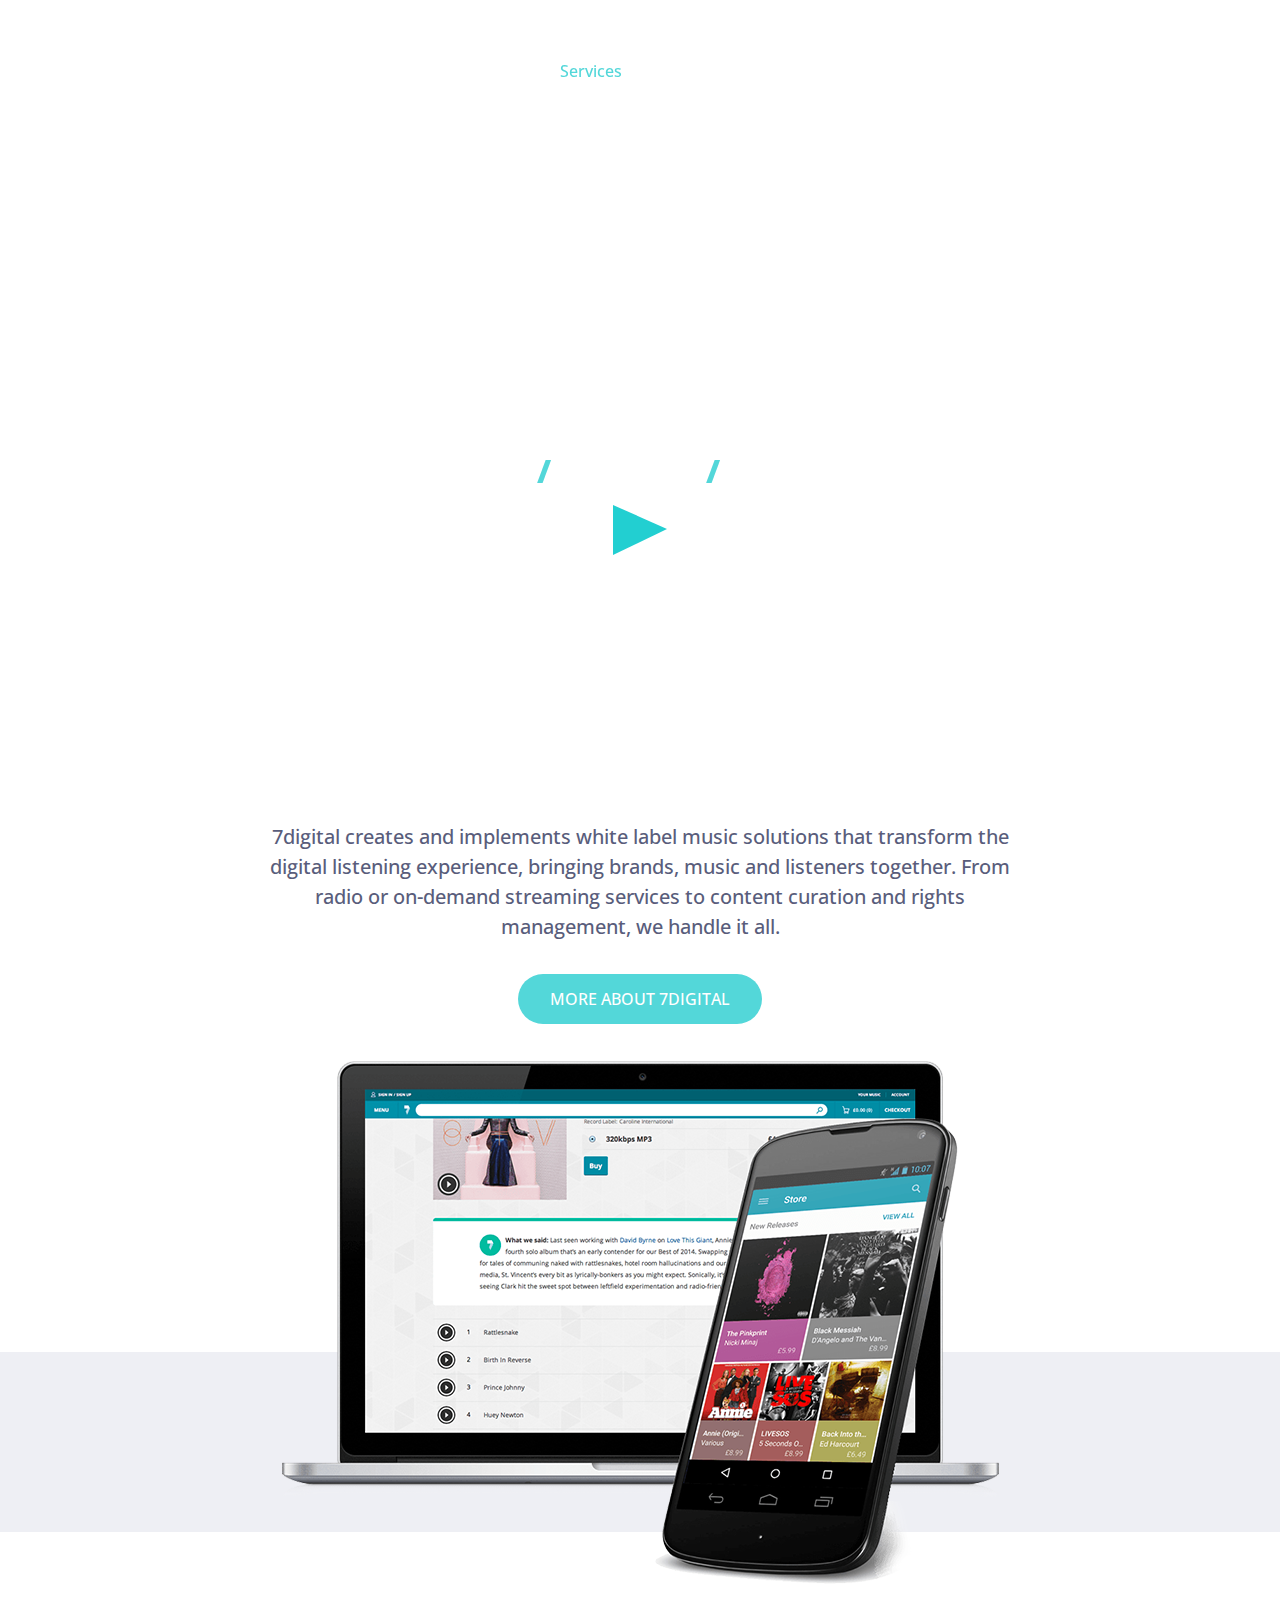
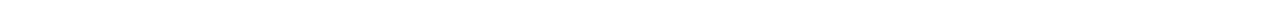
<file: chanyeon/2-13/index.html>
<!DOCTYPE html>
<html lang="en">
<head>
  <meta charset="UTF-8">
  <meta name="viewport" content="width=device-width, initial-scale=1.0">
  <meta http-equiv="X-UA-Compatible" content="ie=edge">
  <title>7 Digital</title>
  <link href="https://fonts.googleapis.com/css?family=Open+Sans:600,700" rel="stylesheet">
  <link rel="stylesheet" href="style.css">
</head>
<body>
  <div class="container">
    <header class="header">
      <div class="header__top">
        <a href=#"><h1 class="header__title">7 Digital</h1></a>
        <nav class="header__nav">
          <h2 class="a11y-hidden">Global navigation</h2>
          <ul class="nav__menu">
            <li class="nav__menu-item active"><a href="#">Services</a></li>
            <li class="nav__menu-item"><a href="#">Client Stories</a></li>
            <li class="nav__menu-item"><a href="#">News</a></li>
            <li class="nav__menu-item"><a href="#">About</a></li>
            <li class="nav__menu-item"><a href="#">Investors</a></li>
            <li class="nav__menu-item"><a href="#">Contaft</a></li>
          </ul>
        </nav>
      </div>
      <div class="header__subtitle-wrapper">
        <h2 class="header__subtitle">Powering music</h2>
        <p class="header__description">
          streaming
          <span class="header__description-seperator">/</span>
          curation
          <span class="header__description-seperator">/</span>
          intelligence
        </p>
      </div>
      <iframe
        class="header__video"
        src="https://www.youtube.com/embed/EuMHZxs_C0c?rel=0&showinfo=0&autoplay=1&mute=1&controls=0&loop=1&playlist=EuMHZxs_C0c&start=10&end=30"
        allow="accelerometer; autoplay; encrypted-media; gyroscope; picture-in-picture"
        allowfullscreen
      >
      </iframe>
      <svg class="header__play-icon" xmlns="http://www.w3.org/2000/svg" xmlns:xlink="http://www.w3.org/1999/xlink" width="54px" height="50px">
        <path fill-rule="evenodd" fill="rgb(34, 207, 209)" d="M0.000,0.000 L0.000,50.000 L54.000,24.000 L0.000,0.000 Z" />
      </svg>
    </header>
    <main class="main">
      <section class="about">
        <h2 class="a11y-hidden">About 7 Digital</h2>
        <p class="about__content">
          7digital creates and implements white label music solutions that transform the digital listening experience, bringing
          brands, music and listeners together. From radio or on-demand streaming services to content curation and rights
          management, we handle it all.
        </p>
        <button type="button" class="about__content-more">
          MORE ABOUT 7DIGITAL
        </button>
      </section>
    </main>
  </div>
  <script src="main.js"></script>
</body>
</html>
</file>
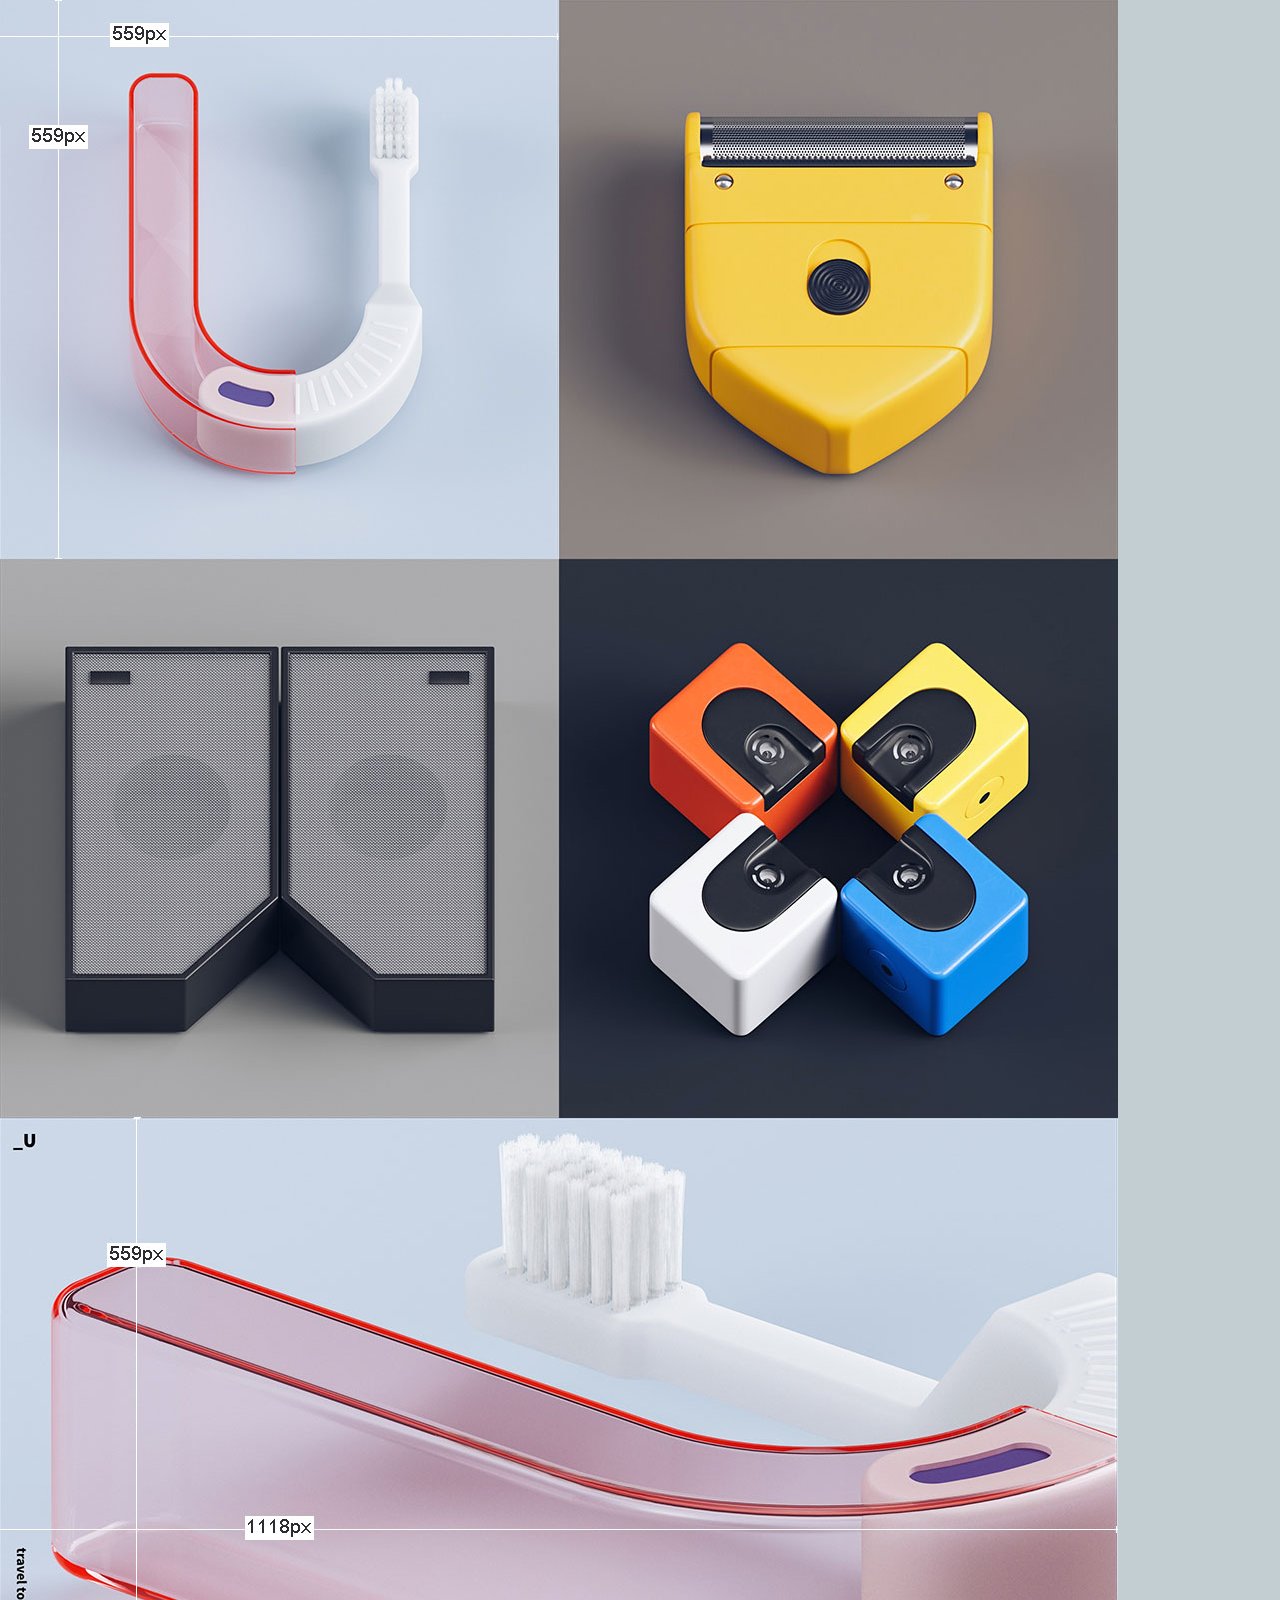
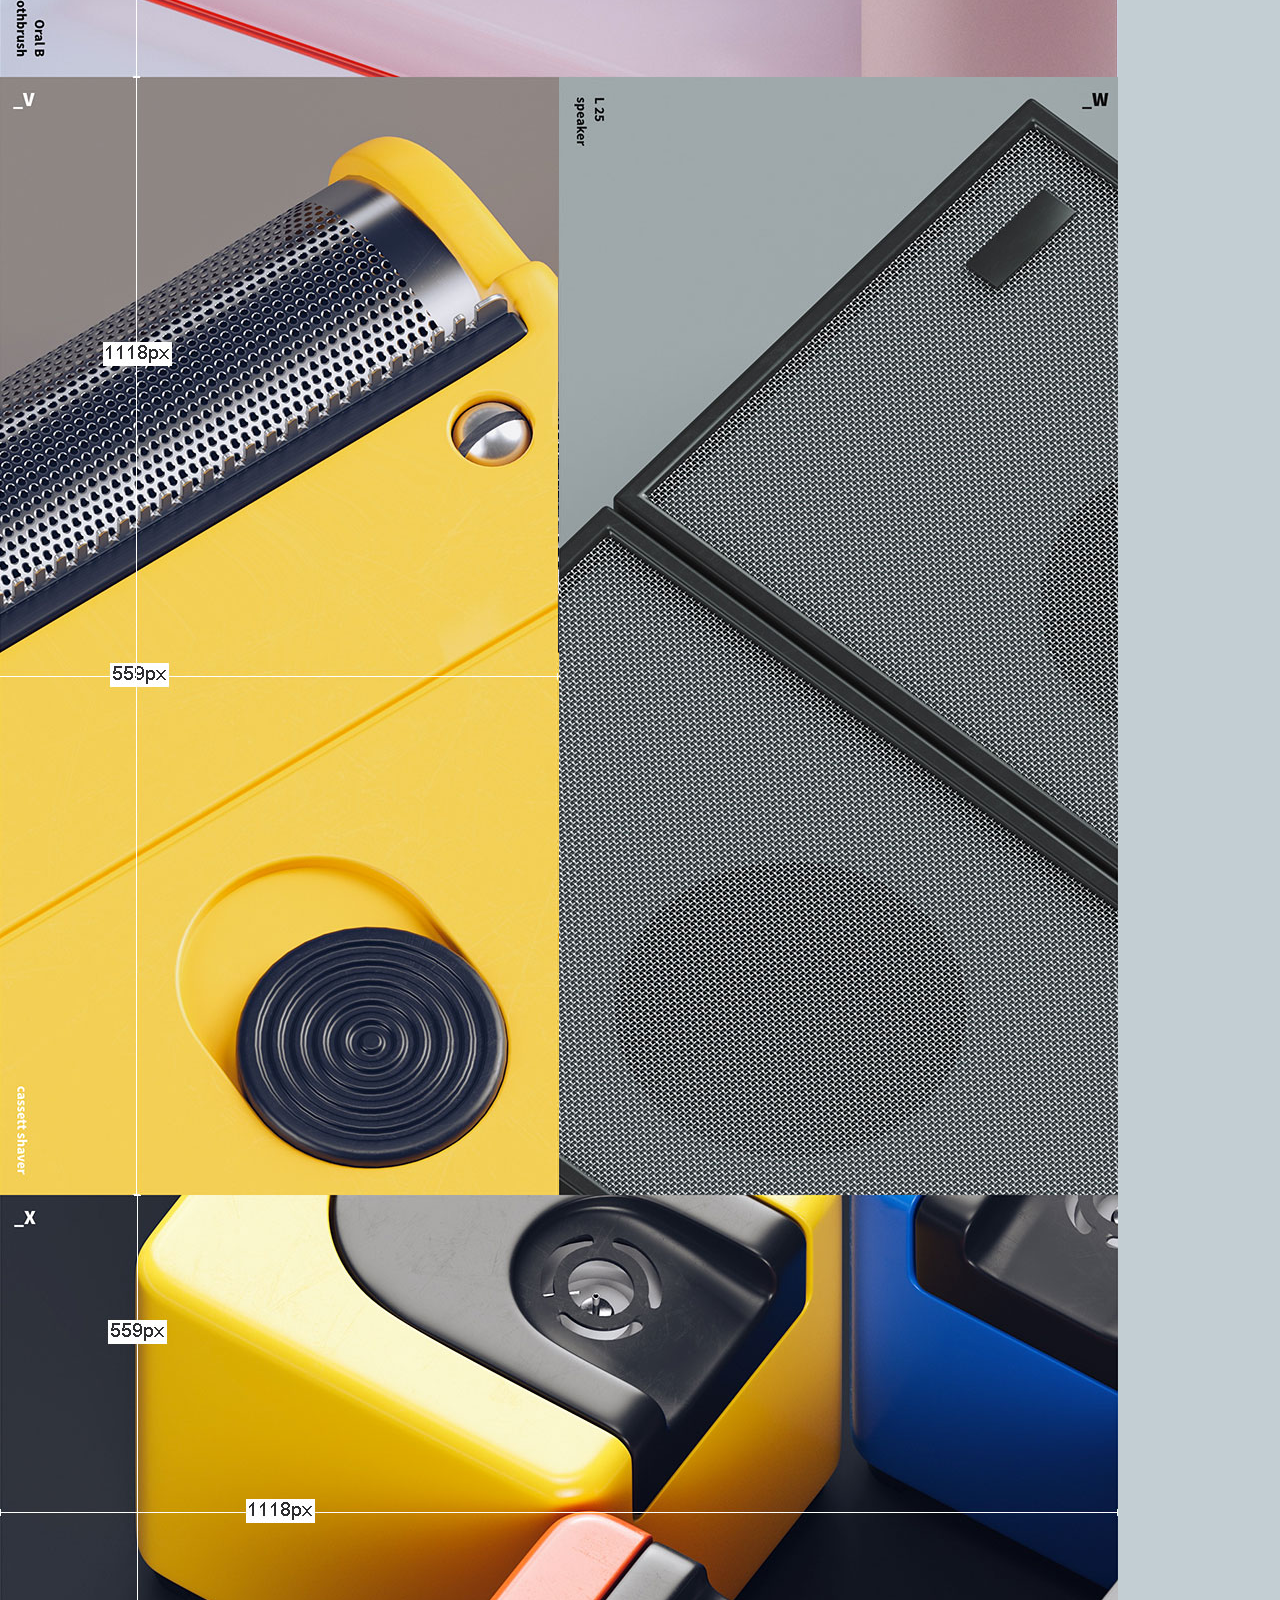
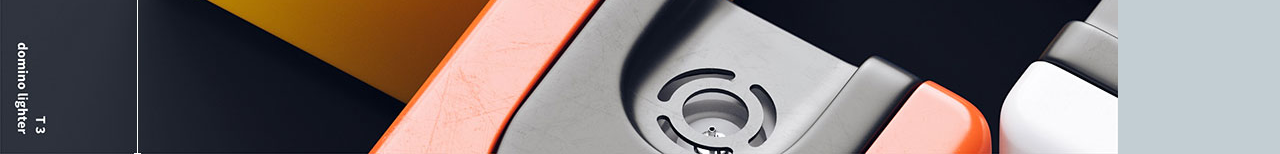
<file: kangjuyeong/2-5/index.html>
<!DOCTYPE html>
<html lang="en">
<head>
  <meta charset="UTF-8">
  <meta name="viewport" content="width=device-width, initial-scale=1.0">
  <meta http-equiv="X-UA-Compatible" content="ie=edge">
  <title>Site</title>
  <link rel="stylesheet" href="./css/style.css">
</head>
<body>
  <div class="square clearfix">
    <div class="sq4-1"></div>
    <div class="sq4-2"></div>
    <div class="sq4-3"></div>
    <div class="sq4-4"></div>
  </div>
  <div class="rec clearfix">
    <div class="r4-1"></div>
    <div class="r4-2"></div>
    <div class="r4-3"></div>
    <div class="r4-4"></div>
  </div>
</body>
</html>
</file>
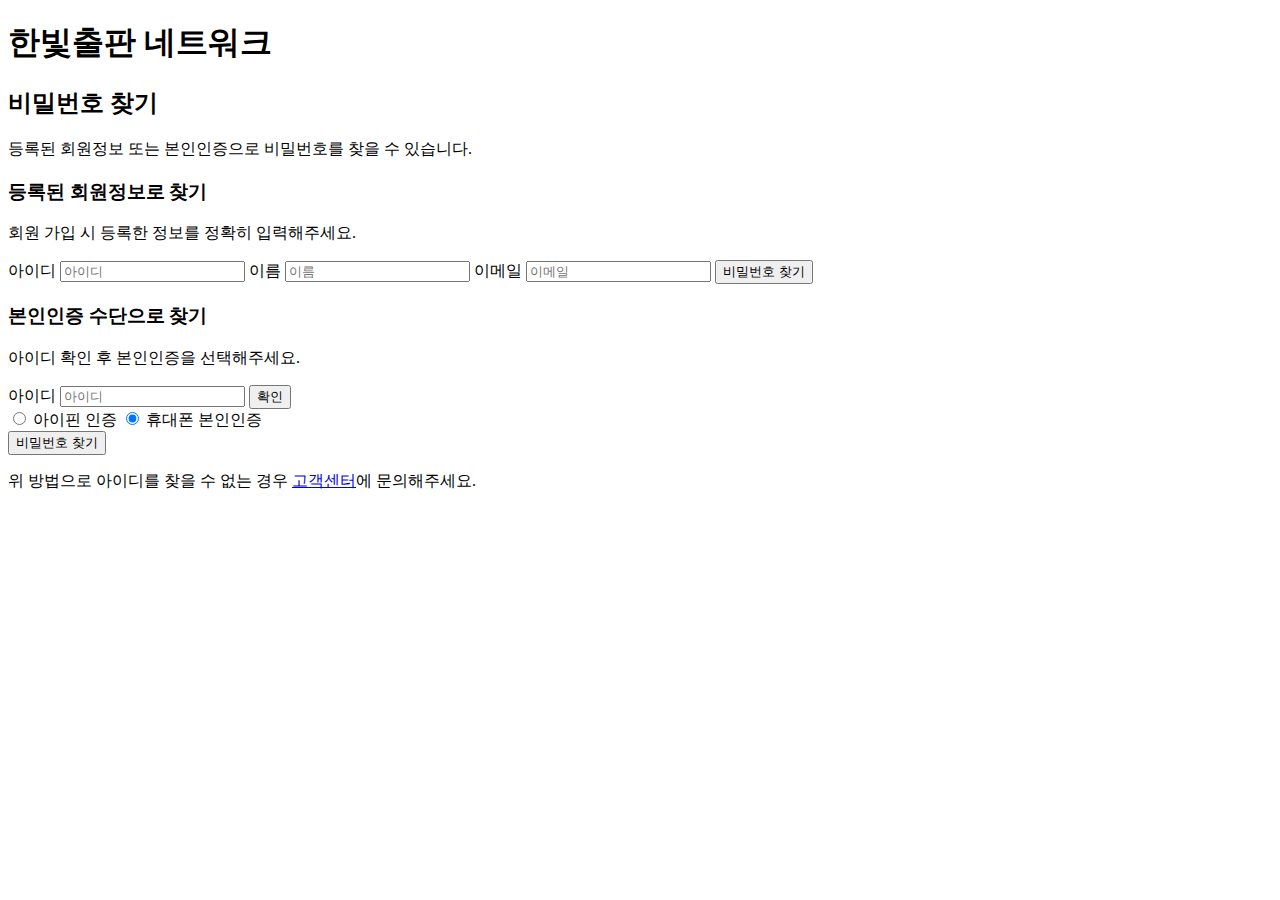
<file: assignments/chanyeon/1-10/index.html>
<!DOCTYPE html>
<html lang="ko">
<head>
  <meta charset="UTF-8">
  <meta name="viewport" content="width=device-width, initial-scale=1.0">
  <meta http-equiv="X-UA-Compatible" content="ie=edge">
  <title>한빛출판 네트워크</title>
</head>
<body>
  <h1>한빛출판 네트워크</h1>
  <section>
    <h2>비밀번호 찾기</h2>
    <p>등록된 회원정보 또는 본인인증으로 비밀번호를 찾을 수 있습니다.</p>
    <div>
      <section>
        <h3>등록된 회원정보로 찾기</h3>
        <p>회원 가입 시 등록한 정보를 정확히 입력해주세요.</p>
        <form action="#" method="POST">
          <label for="user_id_1">아이디</label>
          <input type="text" name="user_id_1" id="user_id_1" placeholder="아이디" required>
          <label for="user_name">이름</label>
          <input type="text" name="user_name" id="user_name" placeholder="이름" required>
          <label for="user_email">이메일</label>
          <input type="email" name="user_email" id="user_email" placeholder="이메일" required>
          <button>비밀번호 찾기</button>
        </form>
      </section>
      <section>
        <h3>본인인증 수단으로 찾기</h3>
        <p>아이디 확인 후 본인인증을 선택해주세요.</p>
        <form action="#" method="POST">
          <div>
            <label for="user_id_2">아이디</label>
            <input type="text" name="user_id_2" id="user_id_2" placeholder="아이디" required>
            <button type="button">확인</button>
          </div>
          <div>
            <input type="radio" name="auth_method" id="i_pin" value="i_pin">
            <label for="i_pin">아이핀 인증</label>
            <input type="radio" name="auth_method" id="phone" value="phone" checked>
            <label for="phone">휴대폰 본인인증</label>
          </div>
          <button>비밀번호 찾기</button>
        </form>
        <p>위 방법으로 아이디를 찾을 수 없는 경우 <a href="#">고객센터</a>에 문의해주세요.</p>
      </section>
    </div>
  </section>
</body>
</html>
</file>
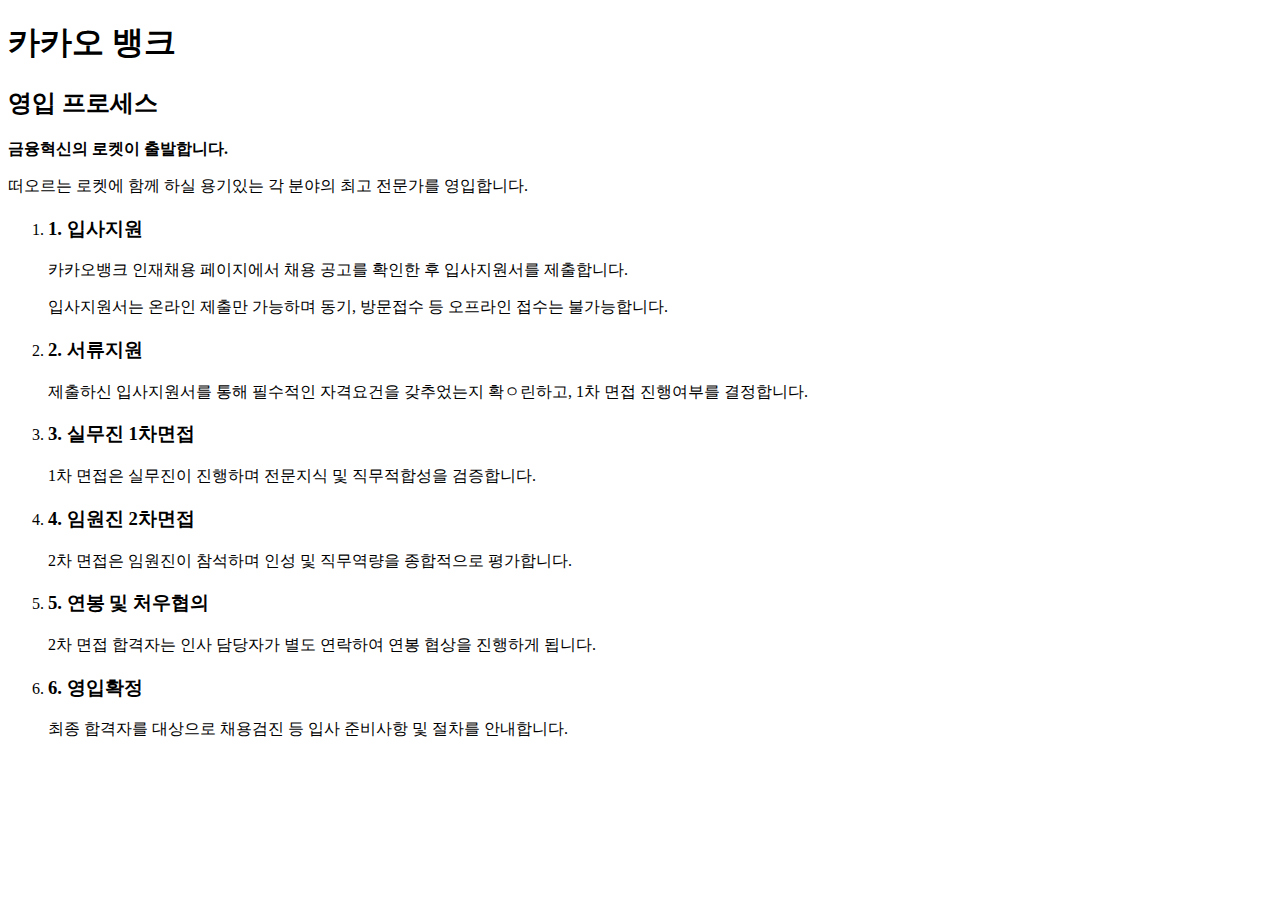
<file: assignments/chanyeon/1-2/index.html>
<!DOCTYPE html>
<html lang="ko">
<head>
  <meta charset="UTF-8">
  <meta name="viewport" content="width=device-width, initial-scale=1.0">
  <meta http-equiv="X-UA-Compatible" content="ie=edge">
  <title>카카오 뱅크 - 영입 프로세스</title>
</head>
<body>
  <h1>카카오 뱅크</h1>
  <h2>영입 프로세스</h2>
  <p><strong>금융혁신의 로켓이 출발합니다.</strong></p>
  <p>떠오르는 로켓에 함께 하실 용기있는 각 분야의 최고 전문가를 영입합니다.</p>
  <ol>
    <li>
      <h3>1. 입사지원</h3>
      <p>카카오뱅크 인재채용 페이지에서 채용 공고를 확인한 후 입사지원서를 제출합니다.</p>
      <p>입사지원서는 온라인 제출만 가능하며 동기, 방문접수 등 오프라인 접수는 불가능합니다.</p>
    </li>
    <li>
      <h3>2. 서류지원</h3>
      <p>제출하신 입사지원서를 통해 필수적인 자격요건을 갖추었는지 확ㅇ린하고, 1차 면접 진행여부를 결정합니다.</p>
    </li>
    <li>
      <h3>3. 실무진 1차면접</h3>
      <p>1차 면접은 실무진이 진행하며 전문지식 및 직무적합성을 검증합니다.</p>
    </li>
    <li>
      <h3>4. 임원진 2차면접</h3>
      <p>2차 면접은 임원진이 참석하며 인성 및 직무역량을 종합적으로 평가합니다.</p>
    </li>
    <li>
      <h3>5. 연봉 및 처우협의</h3>
      <p>2차 면접 합격자는 인사 담당자가 별도 연락하여 연봉 협상을 진행하게 됩니다.</p>
    </li>
    <li>
      <h3>6. 영입확정</h3>
      <p>최종 합격자를 대상으로 채용검진 등 입사 준비사항 및 절차를 안내합니다.</p>
    </li>
  </ol>
</body>
</html>
</file>
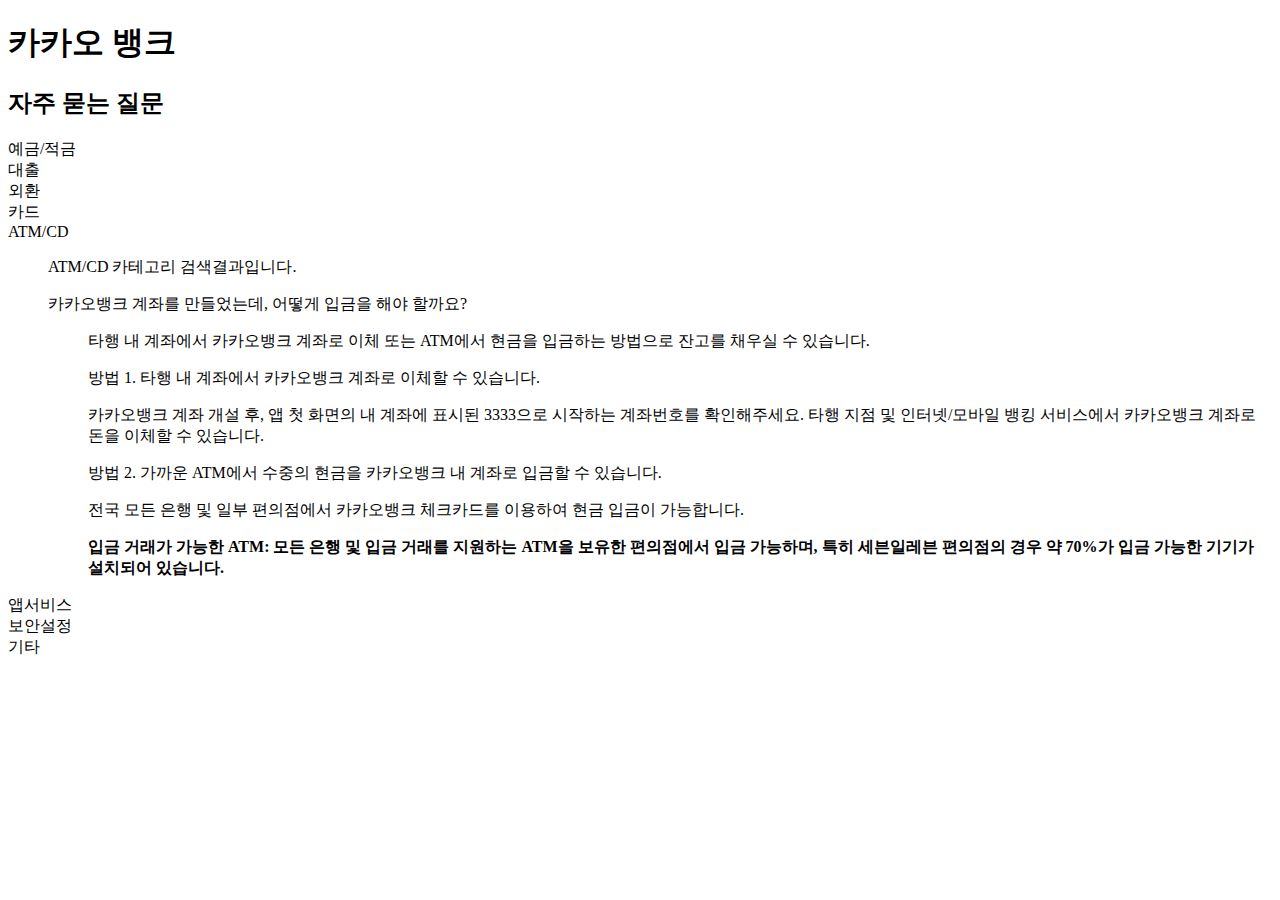
<file: assignments/chanyeon/1-3/index.html>
<!DOCTYPE html>
<html lang="ko">
<head>
  <meta charset="UTF-8">
  <meta name="viewport" content="width=device-width, initial-scale=1.0">
  <meta http-equiv="X-UA-Compatible" content="ie=edge">
  <title>카카오 뱅크 - 자주 묻는 질문</title>
</head>
<body>
  <h1>카카오 뱅크</h1>
  <h2>자주 묻는 질문</h2>
  <dl>
    <dt>예금/적금</dt>
    <dd></dd>
    <dt>대출</dt>
    <dd></dd>
    <dt>외환</dt>
    <dd></dd>
    <dt>카드</dt>
    <dd></dd>
    <dt>ATM/CD</dt>
    <dd>
      <p>ATM/CD 카테고리 검색결과입니다.</p>
      <dl>
        <dt>카카오뱅크 계좌를 만들었는데, 어떻게 입금을 해야 할까요?</dt>
        <dd>
          <p>타행 내 계좌에서 카카오뱅크 계좌로 이체 또는 ATM에서 현금을 입금하는 방법으로 잔고를 채우실 수 있습니다.</p>
          <p>방법 1. 타행 내 계좌에서 카카오뱅크 계좌로 이체할 수 있습니다.</p>
          <p>카카오뱅크 계좌 개설 후, 앱 첫 화면의 내 계좌에 표시된 3333으로 시작하는 계좌번호를 확인해주세요. 타행 지점 및 인터넷/모바일 뱅킹 서비스에서 카카오뱅크 계좌로 돈을 이체할 수 있습니다.</p>
          <p>방법 2. 가까운 ATM에서 수중의 현금을 카카오뱅크 내 계좌로 입금할 수 있습니다.</p>
          <p>전국 모든 은행 및 일부 편의점에서 카카오뱅크 체크카드를 이용하여 현금 입금이 가능합니다.</p>
          <p><strong>입금 거래가 가능한 ATM: 모든 은행 및 입금 거래를 지원하는 ATM을 보유한 편의점에서 입금 가능하며, 특히 세븐일레븐 편의점의 경우 약 70%가 입금 가능한 기기가 설치되어 있습니다.</strong></p>
        </dd>
      </dl>
    </dd>
    <dt>앱서비스</dt>
    <dd></dd>
    <dt>보안설정</dt>
    <dd></dd>
    <dt>기타</dt>
    <dd></dd>
  </dl>
</body>
</html>
</file>
<file: kangjuyeong/2-5/css/style.css>
body {
  margin: 0;
  padding: 0;
  background-color: rgb(195, 206, 211);
}

.square clearfix{
  width: 1118px;
  margin-top: 342px; 
  margin-left: 141px;
}

.sq4-1{
  float: left;
  width: 559px;
  height: 559px;
  background-image: url(../images/css-layout__floating-02_03.jpg);
}

.sq4-2{
  float: left;
  width: 559px;
  height: 559px;
  background-image: url(../images/css-layout__floating-02_04.jpg);
}

.sq4-3{
  float: left;
  width: 559px;
  height: 559px;
  background-image: url(../images/css-layout__floating-02_07.jpg);
}

.sq4-4{
  float: left;
  width: 559px;
  height: 559px;
  background-image: url(../images/css-layout__floating-02_08.jpg);
}

.square::after {
  content: '';
  display: block;
  clear: both;
}

.rec clearfix{
  width: 1118px;
  

}
.r4-1{
  float: left;
  width: 1118px;
  height: 559px;
  background-image: url(../images/css-layout__floating-02_11.jpg);
}

.r4-2{
  float: left;
  width: 559px;
  height: 1118px;
  background-image: url(../images/css-layout__floating-02_12.jpg);
}

.r4-3{
  float: left;
  width: 559px;
  height: 1118px;
  background-image: url(../images/css-layout__floating-02_13.jpg);
}

.r4-4{
  float: left;
  width: 1118px;
  height: 559px;
  background-image: url(../images/css-layout__floating-02_14.jpg);
}

.rec::after {
  content: '';
  display: block;
  clear: both;
}
</file>
<file: chanyeon/2-13/style.css>
/* Reset css */
html, body, div, span, applet, object, iframe,
h1, h2, h3, h4, h5, h6, p, blockquote, pre,
a, abbr, acronym, address, big, cite, code,
del, dfn, em, img, ins, kbd, q, s, samp,
small, strike, strong, sub, sup, tt, var,
b, u, i, center,
dl, dt, dd, ol, ul, li,
button, fieldset, form, label, legend,
table, caption, tbody, tfoot, thead, tr, th, td,
article, aside, canvas, details, embed,
figure, figcaption, footer, header, hgroup,
menu, nav, output, ruby, section, summary,
time, mark, audio, video {
	margin: 0;
	padding: 0;
	border: 0;
	font-size: 100%;
	font: inherit;
	vertical-align: baseline;
}
/**
 * HTML5 display-role reset for older browsers
 */
article, aside, details, figcaption, figure,
footer, header, hgroup, menu, nav, section {
	display: block;
}
body {
	line-height: 1;
}
ol, ul {
	list-style: none;
}
blockquote, q {
	quotes: none;
}
blockquote:before, blockquote:after,
q:before, q:after {
	content: '';
	content: none;
}
table {
	border-collapse: collapse;
	border-spacing: 0;
}

/* Normalize css */

html {
  line-height: 1.15; /* 1 */
  -webkit-text-size-adjust: 100%; /* 2 */
}

/* Sections
   ========================================================================== */

/**
 * Remove the margin in all browsers.
 */

body {
  margin: 0;
}

/**
 * Correct the font size and margin on `h1` elements within `section` and
 * `article` contexts in Chrome, Firefox, and Safari.
 */

h1 {
  font-size: 2em;
}

/* Grouping content
   ========================================================================== */

/**
 * 1. Add the correct box sizing in Firefox.
 * 2. Show the overflow in Edge and IE.
 */

hr {
  box-sizing: content-box; /* 1 */
  height: 0; /* 1 */
  overflow: visible; /* 2 */
}

/**
 * 1. Correct the inheritance and scaling of font size in all browsers.
 * 2. Correct the odd `em` font sizing in all browsers.
 */

pre {
  font-family: monospace, monospace; /* 1 */
  font-size: 1em; /* 2 */
}

/* Text-level semantics
   ========================================================================== */

/**
 * Remove the gray background on active links in IE 10.
 */

a {
  background-color: transparent;
}

/**
 * 1. Remove the bottom border in Chrome 57-
 * 2. Add the correct text decoration in Chrome, Edge, IE, Opera, and Safari.
 */

abbr[title] {
  border-bottom: none; /* 1 */
  text-decoration: underline; /* 2 */
  text-decoration: underline dotted; /* 2 */
}

/**
 * Add the correct font weight in Chrome, Edge, and Safari.
 */

b,
strong {
  font-weight: bolder;
}

/**
 * 1. Correct the inheritance and scaling of font size in all browsers.
 * 2. Correct the odd `em` font sizing in all browsers.
 */

code,
kbd,
samp {
  font-family: monospace, monospace; /* 1 */
  font-size: 1em; /* 2 */
}

/**
 * Add the correct font size in all browsers.
 */

small {
  font-size: 80%;
}

/**
 * Prevent `sub` and `sup` elements from affecting the line height in
 * all browsers.
 */

sub,
sup {
  font-size: 75%;
  line-height: 0;
  position: relative;
  vertical-align: baseline;
}

sub {
  bottom: -0.25em;
}

sup {
  top: -0.5em;
}

/* Embedded content
   ========================================================================== */

/**
 * Remove the border on images inside links in IE 10.
 */

img {
  border-style: none;
}

/* Forms
   ========================================================================== */

/**
 * 1. Change the font styles in all browsers.
 * 2. Remove the margin in Firefox and Safari.
 */

button,
input,
optgroup,
select,
textarea {
  font-family: inherit; /* 1 */
  font-size: 100%; /* 1 */
  line-height: 1.15; /* 1 */
  margin: 0; /* 2 */
}

/**
 * Show the overflow in IE.
 * 1. Show the overflow in Edge.
 */

button,
input { /* 1 */
  overflow: visible;
}

/**
 * Remove the inheritance of text transform in Edge, Firefox, and IE.
 * 1. Remove the inheritance of text transform in Firefox.
 */

button,
select { /* 1 */
  text-transform: none;
}

/**
 * Correct the inability to style clickable types in iOS and Safari.
 */

button,
[type="button"],
[type="reset"],
[type="submit"] {
  -webkit-appearance: button;
}

/**
 * Remove the inner border and padding in Firefox.
 */

button::-moz-focus-inner,
[type="button"]::-moz-focus-inner,
[type="reset"]::-moz-focus-inner,
[type="submit"]::-moz-focus-inner {
  border-style: none;
  padding: 0;
}

/**
 * Restore the focus styles unset by the previous rule.
 */

button:-moz-focusring,
[type="button"]:-moz-focusring,
[type="reset"]:-moz-focusring,
[type="submit"]:-moz-focusring {
  outline: 1px dotted ButtonText;
}

/**
 * Correct the padding in Firefox.
 */

fieldset {
  padding: 0.35em 0.75em 0.625em;
}

/**
 * 1. Correct the text wrapping in Edge and IE.
 * 2. Correct the color inheritance from `fieldset` elements in IE.
 * 3. Remove the padding so developers are not caught out when they zero out
 *    `fieldset` elements in all browsers.
 */

legend {
  box-sizing: border-box; /* 1 */
  color: inherit; /* 2 */
  display: table; /* 1 */
  max-width: 100%; /* 1 */
  padding: 0; /* 3 */
  white-space: normal; /* 1 */
}

/**
 * Add the correct vertical alignment in Chrome, Firefox, and Opera.
 */

progress {
  vertical-align: baseline;
}

/**
 * Remove the default vertical scrollbar in IE 10+.
 */

textarea {
  overflow: auto;
}

/**
 * 1. Add the correct box sizing in IE 10.
 * 2. Remove the padding in IE 10.
 */

[type="checkbox"],
[type="radio"] {
  box-sizing: border-box; /* 1 */
  padding: 0; /* 2 */
}

/**
 * Correct the cursor style of increment and decrement buttons in Chrome.
 */

[type="number"]::-webkit-inner-spin-button,
[type="number"]::-webkit-outer-spin-button {
  height: auto;
}

/**
 * 1. Correct the odd appearance in Chrome and Safari.
 * 2. Correct the outline style in Safari.
 */

[type="search"] {
  -webkit-appearance: textfield; /* 1 */
  outline-offset: -2px; /* 2 */
}

/**
 * Remove the inner padding in Chrome and Safari on macOS.
 */

[type="search"]::-webkit-search-decoration {
  -webkit-appearance: none;
}

/**
 * 1. Correct the inability to style clickable types in iOS and Safari.
 * 2. Change font properties to `inherit` in Safari.
 */

::-webkit-file-upload-button {
  -webkit-appearance: button; /* 1 */
  font: inherit; /* 2 */
}

/* Interactive
   ========================================================================== */

/*
 * Add the correct display in Edge, IE 10+, and Firefox.
 */

details {
  display: block;
}

/*
 * Add the correct display in all browsers.
 */

summary {
  display: list-item;
}

/* Misc
   ========================================================================== */

/**
 * Add the correct display in IE 10+.
 */

template {
  display: none;
}

/**
 * Add the correct display in IE 10.
 */

[hidden] {
  display: none;
}

/*
 * Set box-sizing to border-box.
 */
*, *::before, *::after {
  box-sizing: border-box;
}

/* Set default font-family. */
body {
  color: #3c3d48;
  font-family: 'Open sans', sans-serif;
  font-weight: 500;
}

/* Remove link styles. */
a {
  color: inherit;
  text-decoration: none;
}

a:hover,
a:focus {
  color: inherit;
}

/* Remove button styles */
button {
  color: inherit;
  border: none;
  background-color: transparent;
  cursor: pointer;
  outline: none;
}

/* Show grid columns */
body.show-grid::before {
  content: '';
  position: absolute;
  left: 50%;
  transform: translateX(-50%);
  z-index: 1000;
  width: 940px;
  height: 400vh;
  background:
    repeating-linear-gradient(
      90deg,
      rgba(0, 200, 150, 0.2),
      rgba(0, 200, 150, 0.2) 60px,
      rgba(255,255,255,0) 60px,
      rgba(255,255,255,0) 80px
    );
}

/* Reusable classes */

/**
 * Add a class for hidden contents.
 */
.a11y-hidden {
  position: absolute;
  overflow: hidden;
  clip: rect(0, 0, 0, 0);
  width: 1px;
  height: 1px;
  margin: -1px;
}

/* Custom styles */

.container {
}

.header {
  position: relative;
}

.header::after {
  content: '';
  position: absolute;
  top: 0;
  left: 0;
  display: block;
  width: 100%;
  height: 100%;
}

.header__top {
  position: absolute;
  top: 0;
  left: 50%;
  z-index: 100;
  transform: translateX(-50%);
  display: flex;
  justify-content: space-between;
  align-items: center;
  width: 100%;
  max-width: 960px;
  margin: 0 auto;
  padding: 50px 0;
}

.header__title {
  width: 134px;
  height: 42px;
  padding-top: 42px;
  overflow: hidden;
  background: url('assets/logo.png') no-repeat;
}

.header__subtitle-wrapper {
  position: absolute;
  top: 50%;
  left: 50%;
  z-index: 100;
  transform: translate(-50%, -50%);
  min-width: 800px;
  color: #fff;
  font-weight: 800;
}

.header__subtitle {
  margin-bottom: 20px;
  font-size: 100px;
  text-align: center;
}

.header__description {
  font-size: 32px;
  text-align: center;
}

.header__description-seperator {
  color: #53d7d9;
}

.header__video {
  width: 100vw;
  height: 56.25vw;
}

.header__play-icon {
  position: absolute;
  top: 70%;
  left: 50%;
  transform: translateX(-50%);
}

.nav__menu {
  display: flex;
  justify-content: space-between;
  width: 560px;
  color: #fff;
}

.nav__menu-item.active {
  color: #53d7d9;
}

.about {
  display: flex;
  flex-direction: column;
  align-items: center;
  padding: 100px;
  height: 900px;
  background:
    url('assets/devices.png') 50% 90% no-repeat,
    linear-gradient(to bottom, #fff, #fff 70%, #eeeff4 70%, #eeeff4 90%, #fff 90%, #fff) no-repeat;
}

.about__content {
  max-width: 760px;
  color: #595d7b;
  font-size: 20px;
  text-align: center;
  line-height: 1.5;
}

.about__content-more {
  margin-top: 32px;
  padding: 16px 32px;
  border-radius: 64px;
  color: #fff;
  background:#53d7d9;
}
</file>
